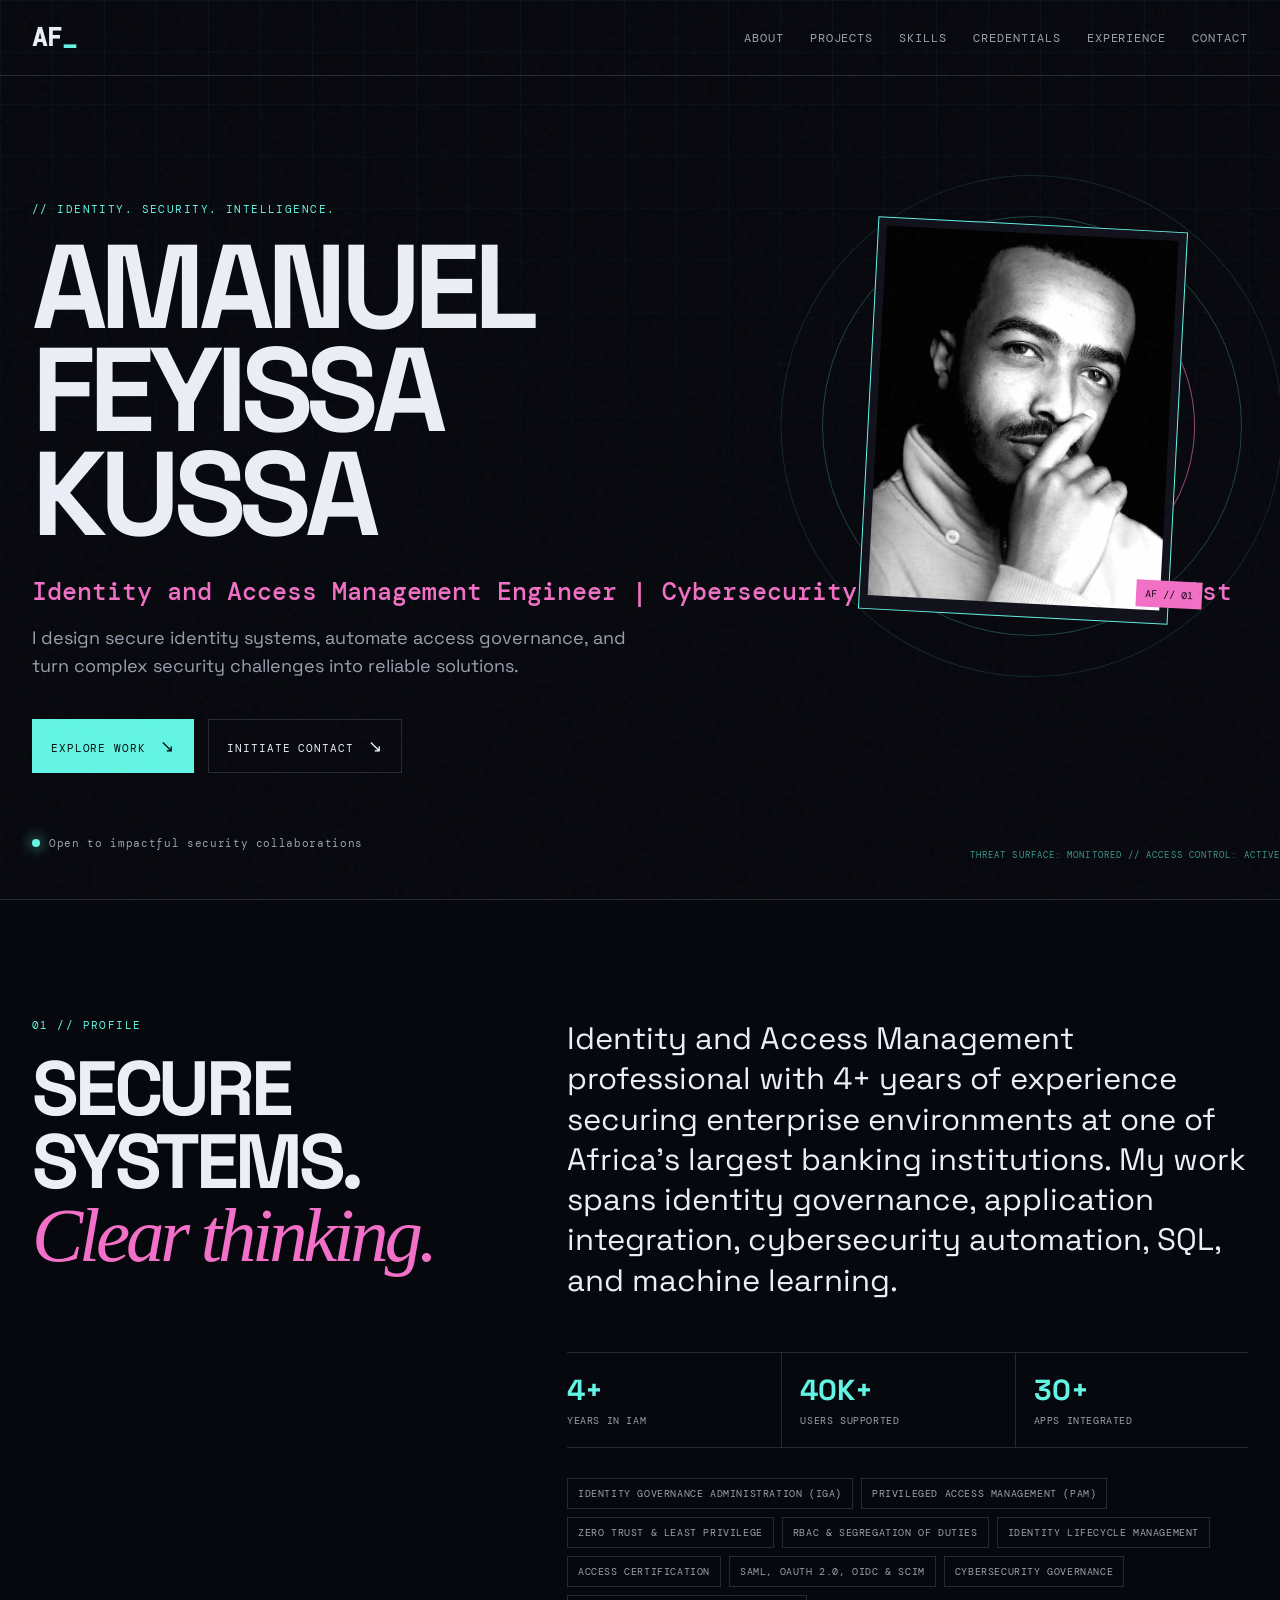
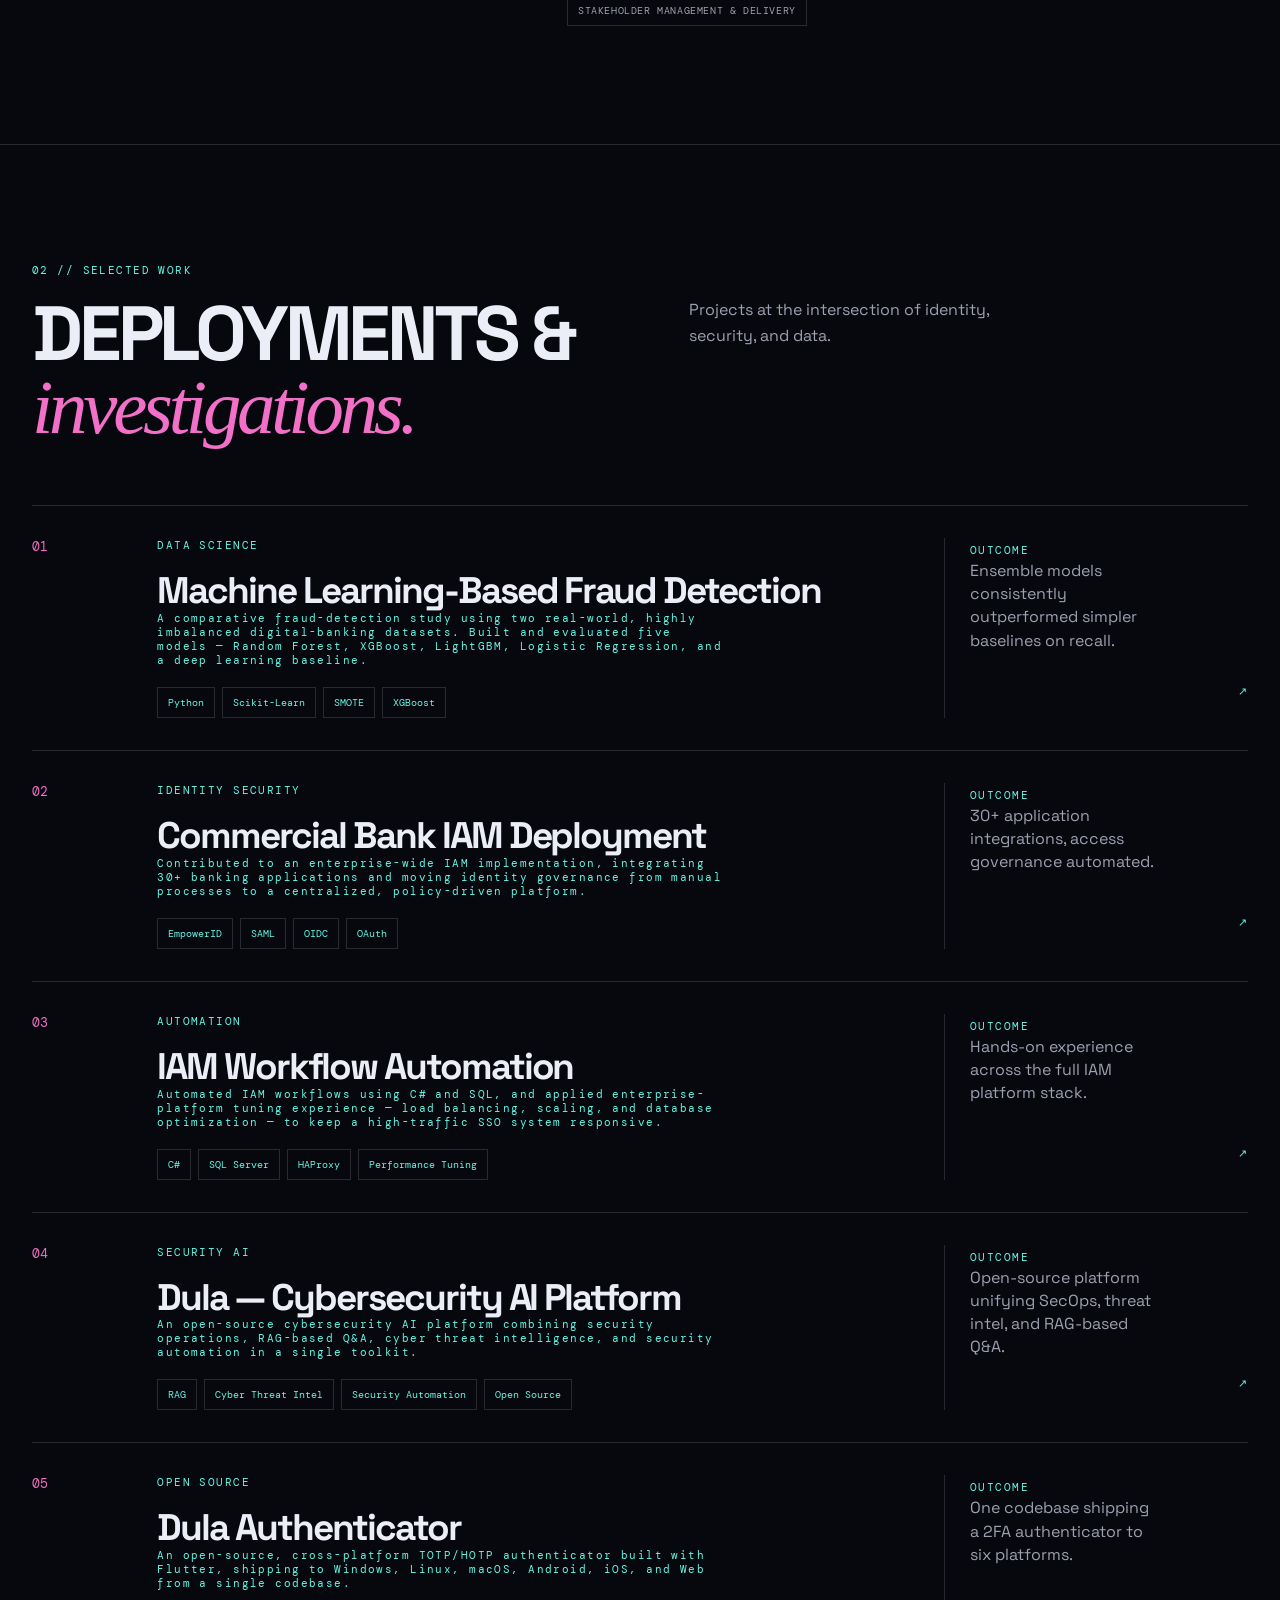
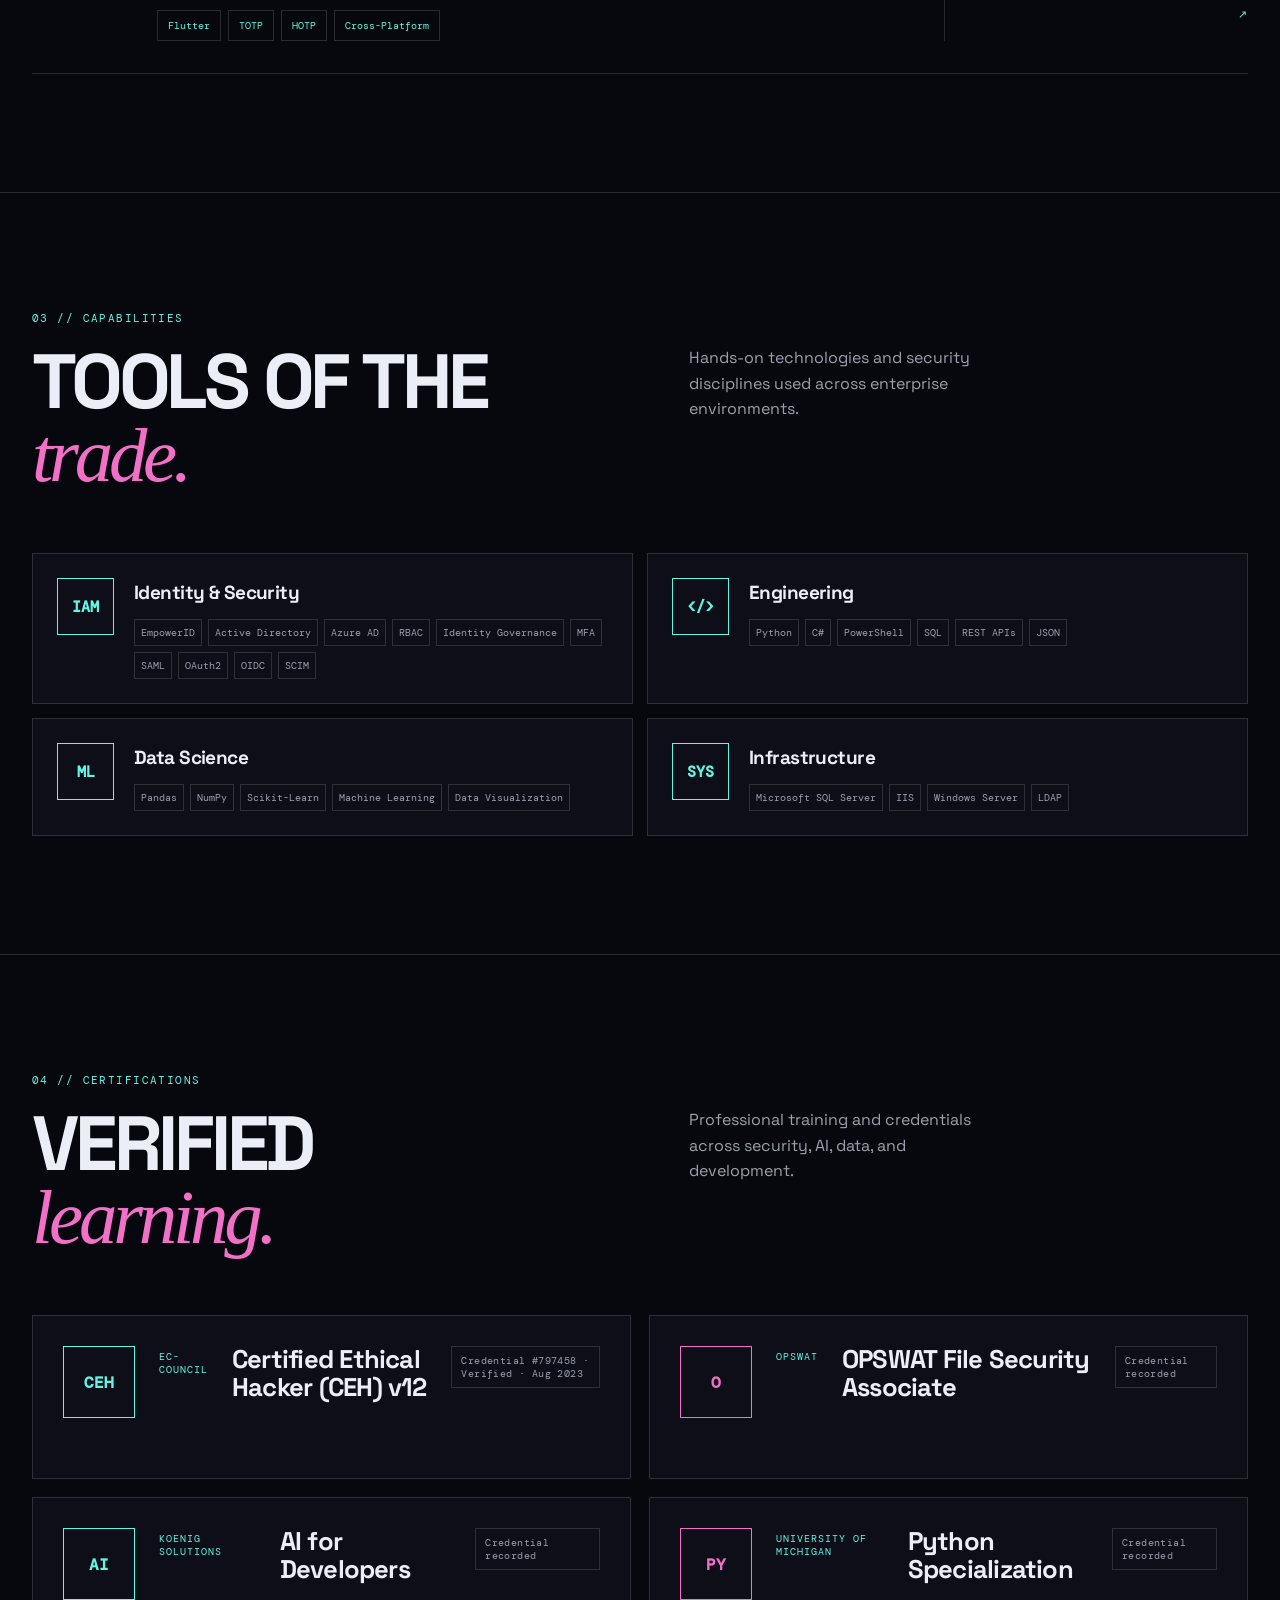
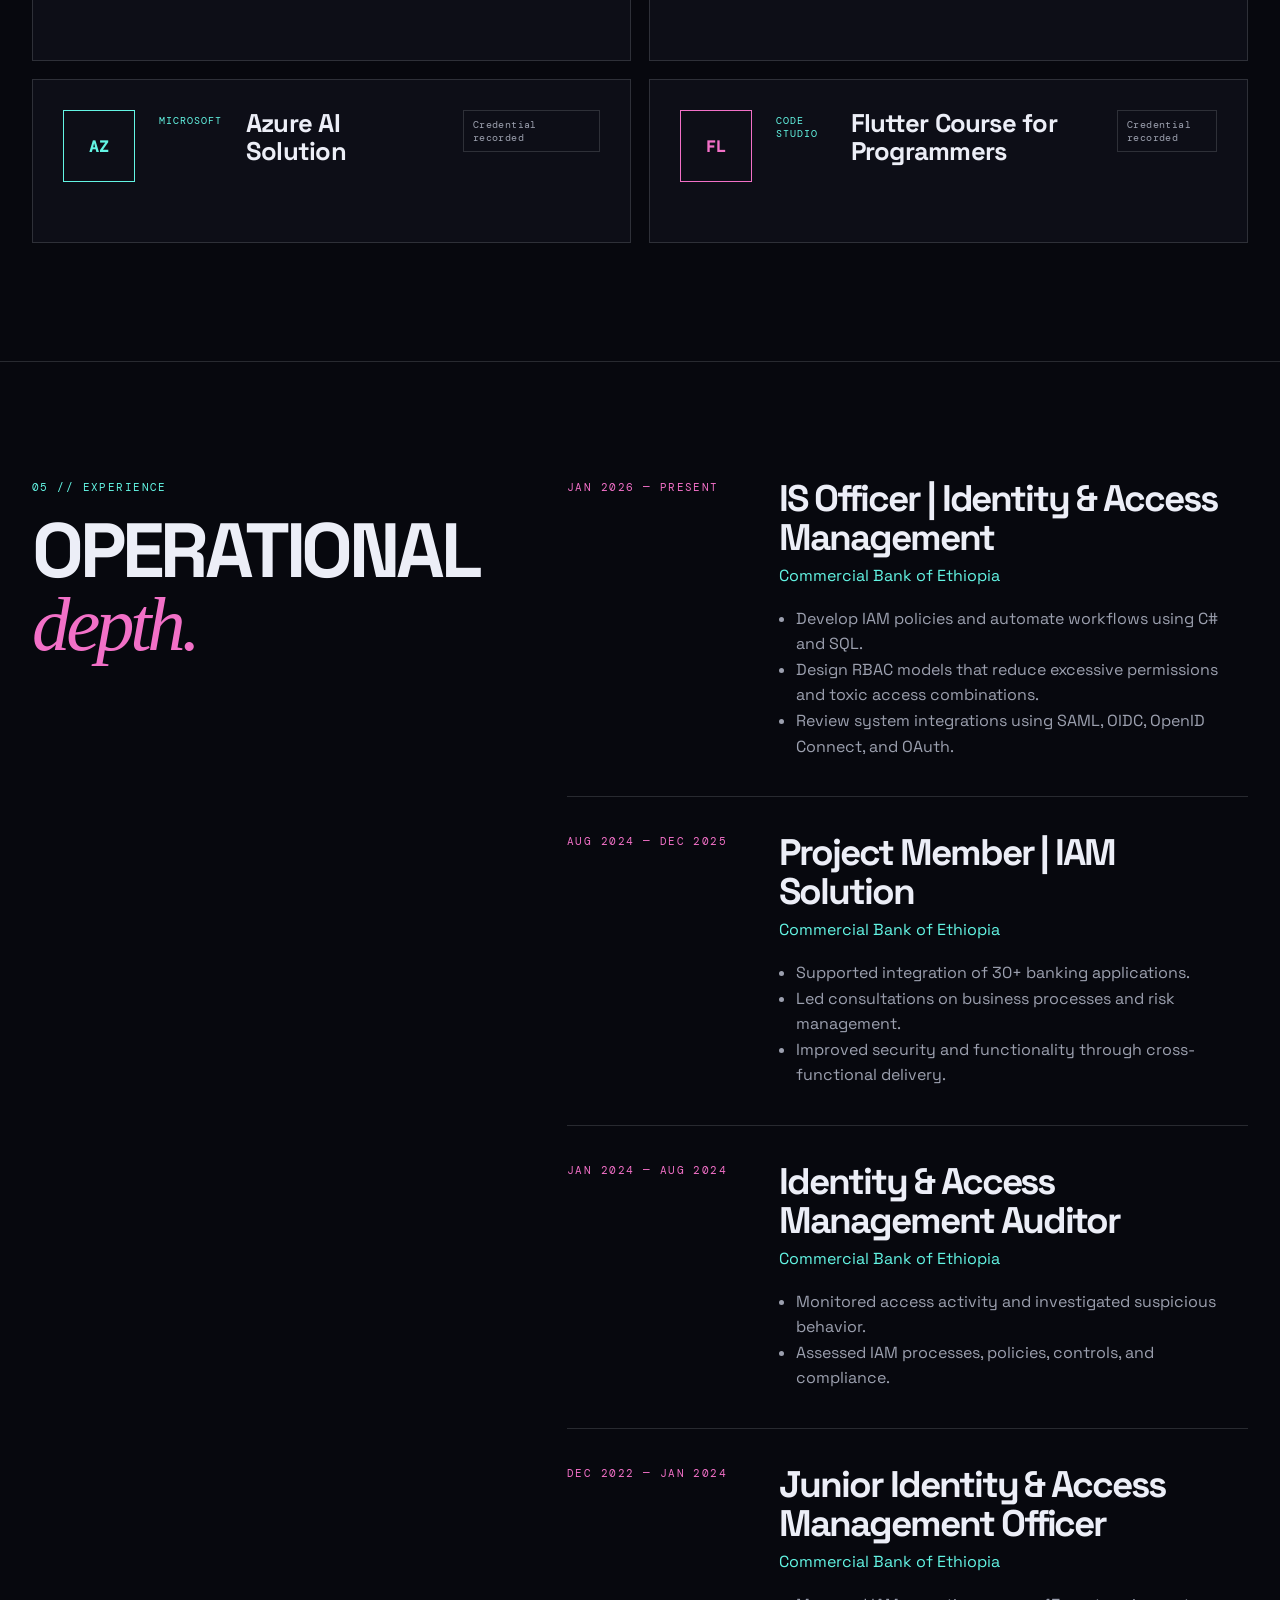
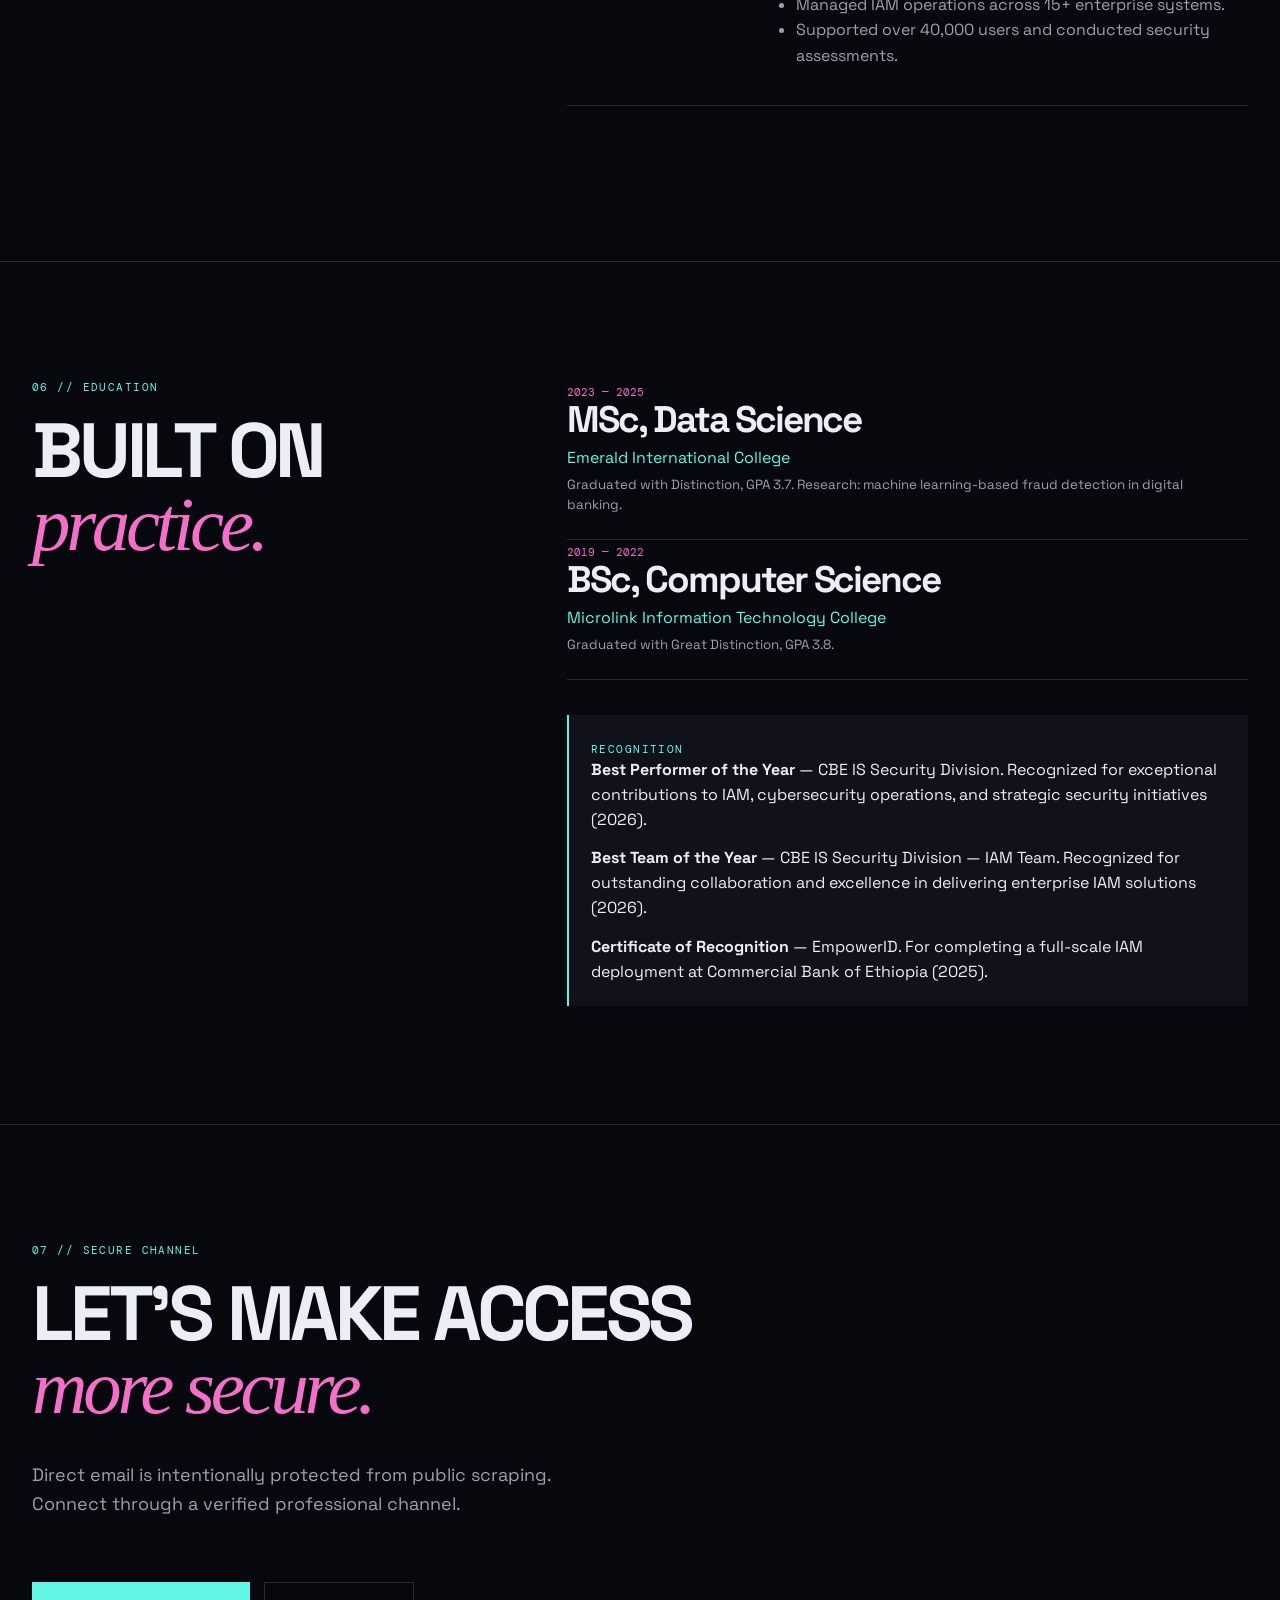
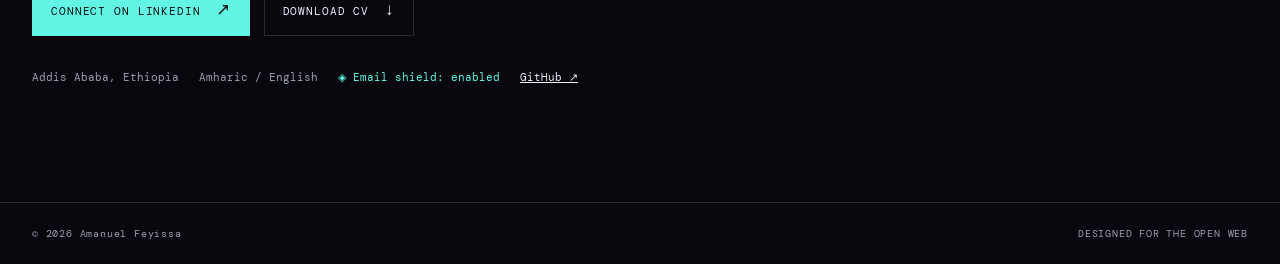
<file: portfolio-site/index.html>
<!doctype html>
<html lang="en">
  <head>
    <meta charset="UTF-8" />
    <meta name="viewport" content="width=device-width, initial-scale=1.0" />
    <meta name="description" content="Amanuel Feyissa Kussa is an Identity and Access Management Engineer, cybersecurity analyst, and data scientist specializing in IGA, PAM, RBAC, Zero Trust, SAML, OIDC, OAuth, and banking security." />
    <meta name="keywords" content="Amanuel Feyissa, IAM specialist Ethiopia, Identity and Access Management Engineer, cybersecurity analyst Addis Ababa, IGA, PAM, RBAC, Zero Trust, SAML, OIDC, OAuth, data scientist, banking cybersecurity" />
    <meta name="robots" content="index, follow" />
    <link rel="canonical" href="https://amanuelfeyissa.kussa.workers.dev/" />
    <meta property="og:title" content="Amanuel Feyissa | IAM & Cybersecurity" />
    <meta property="og:description" content="Identity security, cybersecurity automation, and data science for secure enterprise systems." />
    <meta property="og:type" content="website" />
    <meta property="og:image" content="https://amanuelfeyissa.kussa.workers.dev/assets/profile-amanuelfeyissa.jpg" />
    <meta name="theme-color" content="#07080e" />
    <link rel="icon" type="image/jpeg" href="assets/logo.jpg" />
    <link rel="apple-touch-icon" href="assets/logo.jpg" />
    <title>Amanuel Feyissa | IAM, Cybersecurity & Data Science</title>
    <link rel="preconnect" href="https://fonts.googleapis.com" />
    <link rel="preconnect" href="https://fonts.gstatic.com" crossorigin />
    <link href="https://fonts.googleapis.com/css2?family=DM+Mono:wght@400;500&family=Space+Grotesk:wght@400;500;600;700&display=optional" rel="stylesheet" />
    <link rel="stylesheet" href="styles.css" />
    <link rel="stylesheet" href="styles-add.css" />
    <link rel="stylesheet" href="styles-animations.css" />
    <link rel="stylesheet" href="styles-certifications.css" />
    <script type="application/ld+json">{"@context":"https://schema.org","@type":"Person","name":"Amanuel Feyissa Kussa","jobTitle":"Identity and Access Management Engineer","description":"Identity and Access Management Engineer, cybersecurity analyst, and data scientist specializing in IGA, PAM, RBAC, Zero Trust, SAML, OIDC, OAuth, and enterprise banking security.","url":"https://amanuelfeyissa.kussa.workers.dev/","image":"https://amanuelfeyissa.kussa.workers.dev/assets/profile-amanuelfeyissa.jpg","address":{"@type":"PostalAddress","addressLocality":"Addis Ababa","addressCountry":"ET"},"knowsAbout":["Identity and Access Management","Identity Governance","Privileged Access Management","Cybersecurity","RBAC","Zero Trust","SAML","OIDC","OAuth","Machine Learning"]}</script>
  </head>
  <body>
    <div class="noise" aria-hidden="true"></div><div class="grid" aria-hidden="true"></div>
    <header class="nav"><a class="brand" href="#top" aria-label="AF_ — home">AF<span>_</span></a><button class="menu-button" aria-expanded="false" aria-controls="nav-links">MENU</button><nav id="nav-links"><a href="#about">About</a><a href="#work">Projects</a><a href="#skills">Skills</a><a href="#certifications">Credentials</a><a href="#experience">Experience</a><a href="#contact">Contact</a></nav></header>
    <main id="top">
      <section class="hero section"><p class="eyebrow">// IDENTITY. SECURITY. INTELLIGENCE.</p><h1 data-person-name></h1><p class="hero-role" data-role></p><p class="hero-copy" data-intro></p><div class="hero-actions"><a href="#work" class="button primary">Explore work <span>↘</span></a><a href="#contact" class="button">Initiate contact <span>↘</span></a></div><p class="status"><i></i><span data-availability></span></p><div class="portrait-frame"><img src="assets/profile-amanuelfeyissa.jpg" alt="Portrait of Amanuel Feyissa Kussa" /><span>AF // 01</span></div><div class="hero-orb" aria-hidden="true"><span></span><span></span><span></span></div></section>
      <section id="about" class="section about"><div class="section-heading"><p class="eyebrow">01 // PROFILE</p><h2>Secure systems.<br><em>Clear thinking.</em></h2></div><div class="about-content"><p class="large-copy" data-summary></p><div class="stats" id="stats"></div><div class="strengths" id="strengths"></div></div></section>
      <section id="work" class="section"><div class="section-heading wide"><p class="eyebrow">02 // SELECTED WORK</p><h2>Deployments &<br><em>investigations.</em></h2><p>Projects at the intersection of identity, security, and data.</p></div><div class="project-list" id="projects"></div></section>
      <section id="skills" class="section"><div class="section-heading wide"><p class="eyebrow">03 // CAPABILITIES</p><h2>Tools of the<br><em>trade.</em></h2><p>Hands-on technologies and security disciplines used across enterprise environments.</p></div><div id="skills-grid" class="skills-grid"></div></section>
      <section id="certifications" class="section"><div class="section-heading wide"><p class="eyebrow">04 // CERTIFICATIONS</p><h2>Verified<br><em>learning.</em></h2><p>Professional training and credentials across security, AI, data, and development.</p></div><div class="certification-grid" id="certifications-grid"></div></section>
      <section id="experience" class="section experience"><div class="section-heading"><p class="eyebrow">05 // EXPERIENCE</p><h2>Operational<br><em>depth.</em></h2></div><div class="timeline" id="experience-list"></div></section>
      <section class="section credentials"><div><p class="eyebrow">06 // EDUCATION</p><h2>Built on<br><em>practice.</em></h2></div><div class="credentials-content"><div id="education"></div><div class="recognition"><span>RECOGNITION</span><div id="recognition-list"></div></div></div></section>
      <section id="contact" class="section contact"><p class="eyebrow">07 // SECURE CHANNEL</p><h2>Let's make access<br><em>more secure.</em></h2><p class="secure-contact-copy">Direct email is intentionally protected from public scraping. Connect through a verified professional channel.</p><div class="hero-actions"><a class="button primary protected-link" data-linkedin target="_blank" rel="noreferrer">Connect on LinkedIn <span>↗</span></a><a class="button" href="assets/Amanuel_Feyissa_Kussa_CV_Sept_2026.pdf" download>Download CV <span>↓</span></a></div><div class="contact-meta"><span data-location></span><span data-languages></span><span class="shield">◈ Email shield: enabled</span><a data-github target="_blank" rel="noreferrer">GitHub ↗</a></div></section>
    </main>
    <footer><span>© <span id="year"></span> <span data-short-name></span></span><span>DESIGNED FOR THE OPEN WEB</span></footer>
    <script src="content.js"></script><script src="script.js"></script>
  </body>
</html>
</file>
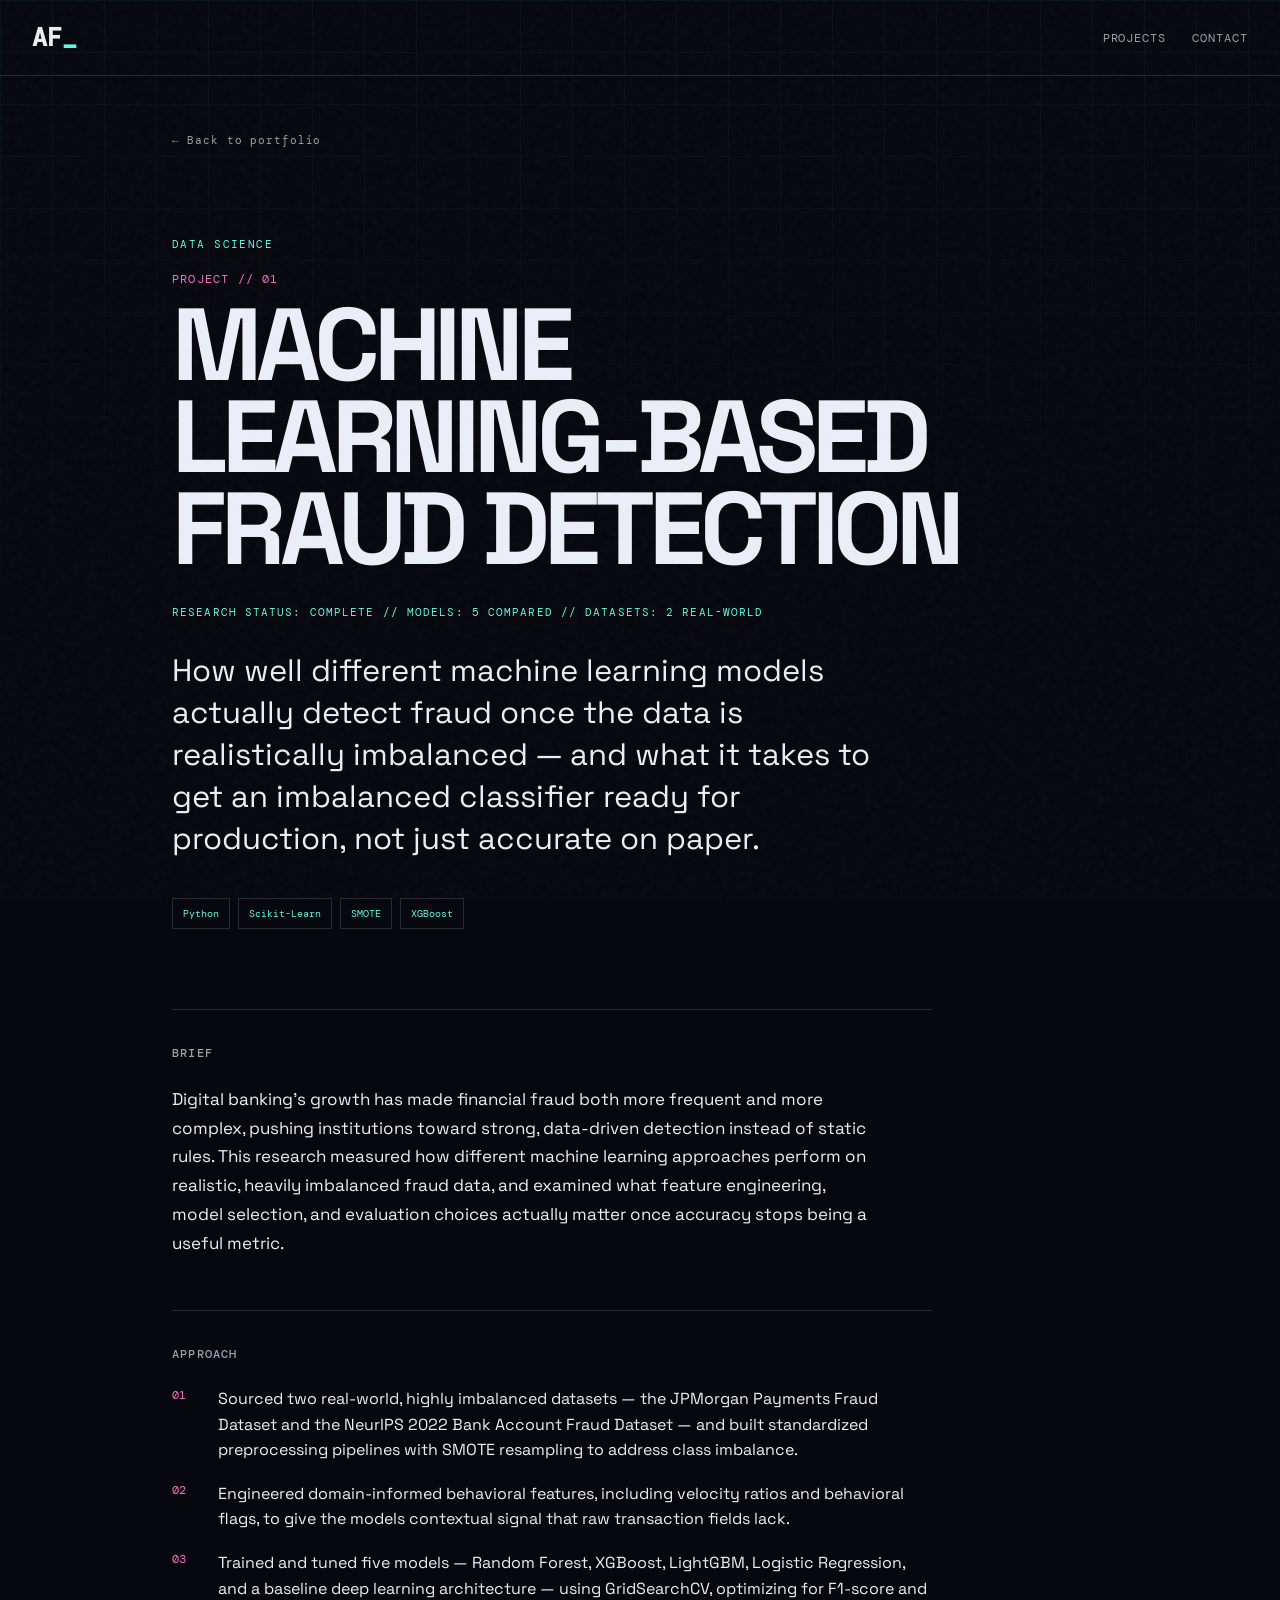
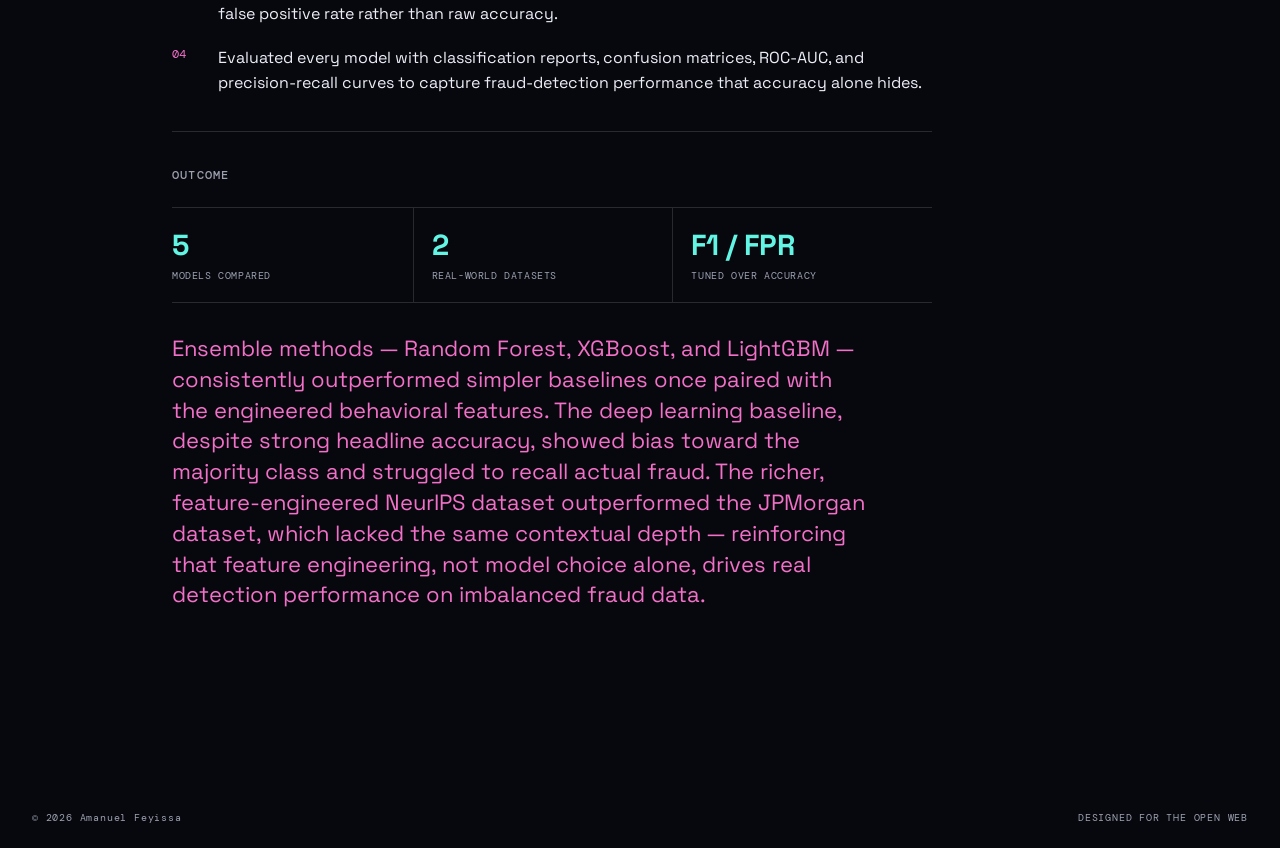
<file: portfolio-site/project.html>
<!doctype html>
<html lang="en">
  <head>
    <meta charset="UTF-8" />
    <meta name="viewport" content="width=device-width, initial-scale=1.0" />
    <meta name="description" content="Case study from Amanuel Feyissa Kussa — identity and access management deployments, IAM automation, and applied machine learning for fraud detection." />
    <meta name="theme-color" content="#07080e" />
    <link rel="canonical" id="project-canonical" href="https://amanuelfeyissa.kussa.workers.dev/project.html" />
    <link rel="icon" type="image/jpeg" href="assets/logo.jpg" />
    <title>Project | Amanuel Feyissa</title>
    <link rel="preconnect" href="https://fonts.googleapis.com" />
    <link rel="preconnect" href="https://fonts.gstatic.com" crossorigin />
    <link href="https://fonts.googleapis.com/css2?family=DM+Mono:wght@400;500&family=Space+Grotesk:wght@400;500;600;700&display=optional" rel="stylesheet" />
    <link rel="stylesheet" href="styles.css" />
    <link rel="stylesheet" href="styles-add.css" />
    <link rel="stylesheet" href="styles-project.css" />
  </head>
  <body>
    <div class="noise" aria-hidden="true"></div>
    <div class="grid" aria-hidden="true"></div>
    <header class="nav"><a class="brand" href="index.html#top" aria-label="AF_ — home">AF<span>_</span></a><div class="mini-nav"><a href="index.html#work">Projects</a><a href="index.html#contact">Contact</a></div></header>
    <main class="detail-wrap">
      <a class="back-link" href="index.html#work">← Back to portfolio</a>
      <p class="eyebrow" id="project-category"></p>
      <p class="project-number" id="project-number"></p>
      <h1 id="project-title"></h1>
      <p class="status-line" id="project-status"></p>
      <p class="detail-intro" id="project-intro"></p>
      <div class="detail-tags" id="project-tags"></div>

      <section class="detail-section">
        <h2>Brief</h2>
        <p id="project-brief"></p>
      </section>

      <section class="detail-section">
        <h2 id="project-approach-heading">Approach</h2>
        <ul class="approach-list" id="project-approach"></ul>
      </section>

      <section class="detail-section outcome">
        <h2>Outcome</h2>
        <div class="stats" id="project-stats"></div>
        <p id="project-outcome"></p>
      </section>
    </main>
    <footer><span>© <span id="year"></span> <span data-short-name></span></span><span>DESIGNED FOR THE OPEN WEB</span></footer>
    <script src="content.js"></script>
    <script src="project-detail.js"></script>
  </body>
</html>
</file>
<file: portfolio-site/styles.css>
:root{--bg:#07080e;--panel:#10111a;--text:#eceef7;--muted:#9ca0af;--cyan:#63f5e4;--pink:#f270c7;--line:rgba(236,238,247,.15)}*{box-sizing:border-box}html{scroll-behavior:smooth}body{margin:0;background:var(--bg);color:var(--text);font-family:'Space Grotesk',sans-serif;overflow-x:hidden}.noise,.grid{position:fixed;inset:0;pointer-events:none}.grid{z-index:-2;background-image:linear-gradient(rgba(99,245,228,.045) 1px,transparent 1px),linear-gradient(90deg,rgba(99,245,228,.045) 1px,transparent 1px);background-size:52px 52px;mask-image:linear-gradient(to bottom,black,transparent 75%)}.noise{z-index:3;opacity:.035;background-image:url("data:image/svg+xml,%3Csvg viewBox='0 0 180 180' xmlns='http://www.w3.org/2000/svg'%3E%3Cfilter id='n'%3E%3CfeTurbulence type='fractalNoise' baseFrequency='.8' numOctaves='3' stitchTiles='stitch'/%3E%3C/filter%3E%3Crect width='100%25' height='100%25' filter='url(%23n)' opacity='.8'/%3E%3C/svg%3E")}.nav{height:76px;display:flex;justify-content:space-between;align-items:center;max-width:1280px;margin:auto;padding:0 32px;border-bottom:1px solid var(--line)}.brand{font:bold 25px 'DM Mono',monospace;color:var(--text);text-decoration:none}.brand span{color:var(--cyan)}nav{display:flex;gap:26px}nav a,.menu-button{font:12px 'DM Mono',monospace;letter-spacing:.08em;text-transform:uppercase;color:var(--muted);text-decoration:none}nav a:hover{color:var(--cyan)}.menu-button{display:none;background:transparent;border:0}.section{max-width:1280px;margin:auto;padding:118px 32px;border-bottom:1px solid var(--line)}.hero{min-height:calc(100vh - 76px);position:relative;display:flex;justify-content:center;flex-direction:column}.eyebrow,.project-main>p,.project-result>span,.recognition>span,.certs>span,.period{font:11px 'DM Mono',monospace;letter-spacing:.13em;color:var(--cyan);margin:0 0 20px}.hero h1,h2,h3{margin:0;letter-spacing:-.055em}.hero h1{max-width:min(900px,58%);font-size:clamp(52px,9.3vw,132px);line-height:.87;text-transform:uppercase}.hero-role{font:500 clamp(17px,2.25vw,25px) 'DM Mono',monospace;color:var(--pink);margin:28px 0 16px}.hero-copy{font-size:18px;line-height:1.6;color:var(--muted);max-width:600px;margin:0}.hero-actions{display:flex;gap:14px;margin-top:38px}.button{border:1px solid var(--line);padding:15px 18px;color:var(--text);text-decoration:none;text-transform:uppercase;font:11px 'DM Mono',monospace;letter-spacing:.08em;transition:.2s}.button:hover{border-color:var(--cyan);color:var(--cyan)}.button.primary{background:var(--cyan);border-color:var(--cyan);color:#06100f}.button span{font-size:17px;margin-left:7px}.status{position:absolute;bottom:38px;font:11px 'DM Mono',monospace;color:var(--muted);letter-spacing:.06em}.status i{display:inline-block;width:8px;height:8px;background:var(--cyan);border-radius:50%;margin-right:9px;box-shadow:0 0 14px var(--cyan)}.hero-orb{position:absolute;right:5%;top:22%;width:min(31vw,390px);aspect-ratio:1;border:1px solid rgba(99,245,228,.25);border-radius:50%;animation:spin 30s linear infinite}.hero-orb:before,.hero-orb:after,.hero-orb span{content:'';position:absolute;inset:11%;border:1px solid rgba(242,112,199,.25);border-radius:50%;transform:rotate(52deg)}.hero-orb:after{inset:27%;border-color:var(--cyan);box-shadow:0 0 70px rgba(99,245,228,.13)}.hero-orb span:first-child{inset:-10%;border-color:rgba(99,245,228,.13);transform:rotate(75deg)}@keyframes spin{to{transform:rotate(360deg)}}h2{font-size:clamp(39px,6vw,78px);line-height:.95;text-transform:uppercase}h2 em{font-family:Georgia,serif;font-weight:400;color:var(--pink);text-transform:none}.about,.experience,.credentials{display:grid;grid-template-columns:minmax(230px,36%) 1fr;gap:8%}.large-copy{font-size:clamp(20px,2.5vw,31px);line-height:1.3;margin:0 0 52px}.stats{display:flex;border-block:1px solid var(--line);margin-bottom:30px}.stats div{flex:1;padding:18px 10px 18px 0}.stats div+div{border-left:1px solid var(--line);padding-left:18px}.stats strong{display:block;font-size:29px;color:var(--cyan)}.stats span,.strengths span{font:10px 'DM Mono',monospace;letter-spacing:.06em;color:var(--muted);text-transform:uppercase}.strengths{display:flex;flex-wrap:wrap;gap:8px}.strengths span,.tags span{border:1px solid var(--line);padding:8px 10px}.section-heading.wide{display:grid;grid-template-columns:1fr 1fr;column-gap:8%;margin-bottom:60px}.section-heading.wide .eyebrow{grid-column:1/-1}.section-heading.wide>p:last-child{color:var(--muted);line-height:1.6;max-width:300px;margin:0}.project{display:grid;grid-template-columns:8% 1fr 25%;gap:28px;padding:32px 0;border-top:1px solid var(--line)}.project:last-child{border-bottom:1px solid var(--line)}.project-id{font:13px 'DM Mono',monospace;color:var(--pink)}.project h3,.job h3,.education-item h3{font-size:clamp(23px,3vw,37px);line-height:1.05}.project-description{color:var(--muted);max-width:570px;line-height:1.55}.tags{display:flex;flex-wrap:wrap;gap:7px}.tags span{font:10px 'DM Mono',monospace;color:var(--cyan)}.project-result{border-left:1px solid var(--line);padding-left:25px;position:relative}.project-result p{color:var(--muted);line-height:1.45;margin:0;max-width:190px}.project-result a{position:absolute;right:0;bottom:0;font-size:28px;color:var(--text);text-decoration:none}.job{display:grid;grid-template-columns:180px 1fr;gap:32px;padding:0 0 37px;margin-bottom:37px;border-bottom:1px solid var(--line)}.job .period{color:var(--pink)}.company{color:var(--cyan);margin:7px 0 20px}.job ul{color:var(--muted);padding-left:17px;line-height:1.6;margin:0}.credentials-content{display:grid;gap:35px}.education-item{padding-bottom:24px;border-bottom:1px solid var(--line)}.education-item span{font:11px 'DM Mono',monospace;color:var(--pink)}.education-item p{color:var(--cyan);margin:7px 0}.education-item small{display:block;color:var(--muted);line-height:1.5;max-width:650px}.recognition,.certs{padding:22px;background:var(--panel);border-left:2px solid var(--cyan)}.recognition p{margin:0;line-height:1.55}.certs{border-color:var(--pink)}.certs ul{padding-left:17px;color:var(--muted);line-height:1.7;margin:0}.contact{min-height:70vh;display:flex;flex-direction:column;justify-content:center}.contact h2{margin-bottom:36px}.email{font-size:clamp(17px,2.8vw,35px);color:var(--cyan);text-decoration:none;overflow-wrap:anywhere}.email:hover{color:var(--pink)}.contact-meta{display:flex;gap:20px;flex-wrap:wrap;margin-top:34px;font:11px 'DM Mono',monospace;color:var(--muted)}.contact-meta a{color:var(--text)}footer{max-width:1280px;margin:auto;padding:24px 32px;display:flex;justify-content:space-between;color:var(--muted);font:10px 'DM Mono',monospace;letter-spacing:.08em}@media(max-width:700px){.nav,.section,footer{padding-left:20px;padding-right:20px}.section{padding-top:78px;padding-bottom:78px}.hero{min-height:720px}.hero-orb{width:220px;right:-42px;top:14%;opacity:.6}.menu-button{display:block}nav{display:none;position:absolute;top:76px;left:0;right:0;padding:20px;background:#0c0d14;border-bottom:1px solid var(--line);flex-direction:column;z-index:5}nav.open{display:flex}.about,.experience,.credentials{grid-template-columns:1fr;gap:45px}.section-heading.wide{display:block;margin-bottom:43px}.section-heading.wide h2{margin-bottom:20px}.project{grid-template-columns:42px 1fr;gap:14px}.project-result{grid-column:2;border:0;border-top:1px solid var(--line);padding:15px 35px 0 0}.job{grid-template-columns:1fr;gap:8px;padding-bottom:27px;margin-bottom:27px}.job .period{margin:0}.hero-actions{flex-wrap:wrap}.status{bottom:24px}footer{gap:11px;flex-direction:column}.stats strong{font-size:23px}}@media(prefers-reduced-motion:reduce){html{scroll-behavior:auto}.hero-orb{animation:none}}
</file>
<file: portfolio-site/styles-add.css>
a.project{text-decoration:none;color:inherit;transition:background .2s}a.project:hover{background:rgba(99,245,228,.03)}a.project:hover .project-arrow{color:var(--cyan)}.project-arrow{position:absolute;right:0;bottom:0;font-size:28px;color:var(--text)}.portrait-frame{position:absolute;right:8%;top:18%;z-index:1;width:min(25vw,310px);aspect-ratio:4/5;border:1px solid var(--cyan);padding:8px;background:var(--panel);transform:rotate(3deg)}.portrait-frame img{width:100%;height:100%;object-fit:cover;object-position:center 20%;filter:grayscale(1) contrast(1.18)}.portrait-frame span{position:absolute;right:-34px;bottom:16px;background:var(--pink);color:#160411;padding:7px 9px;font:10px 'DM Mono',monospace}.hero-orb{right:3%;top:17%;width:min(35vw,420px)}.skills-grid,.certification-grid{display:grid;grid-template-columns:repeat(2,1fr);gap:14px}.skill-card,.cert-card{background:rgba(16,17,26,.78);border:1px solid var(--line);padding:24px;display:flex;gap:20px;transition:transform .2s,border-color .2s}.skill-card:hover,.cert-card:hover{transform:translateY(-4px);border-color:var(--cyan)}.skill-mark,.cert-mark{display:grid;place-items:center;flex:0 0 57px;height:57px;border:1px solid var(--cyan);color:var(--cyan);font:600 15px 'DM Mono',monospace}.skill-card h3,.cert-card h3{font-size:19px;letter-spacing:-.03em;margin:2px 0 14px}.skill-items{display:flex;flex-wrap:wrap;gap:6px}.skill-items span{font:10px 'DM Mono',monospace;color:var(--muted);border:1px solid var(--line);padding:6px}.certification-grid{grid-template-columns:repeat(3,1fr)}.cert-card{display:block;min-height:190px}.cert-card p{font:10px 'DM Mono',monospace;letter-spacing:.08em;color:var(--cyan);margin:25px 0 9px}.cert-card span{font:10px 'DM Mono',monospace;color:var(--muted)}@media(max-width:700px){.portrait-frame{position:relative;width:180px;right:auto;top:auto;margin:32px auto 0;opacity:1}.hero-orb{display:none}.skills-grid,.certification-grid{grid-template-columns:1fr}}
</file>
<file: portfolio-site/styles-animations.css>
.secure-contact-copy{max-width:530px;color:var(--muted);font-size:18px;line-height:1.6;margin:0 0 25px}.protected-link{align-self:flex-start}.shield{color:var(--cyan)}.hero:after{content:'THREAT SURFACE: MONITORED // ACCESS CONTROL: ACTIVE';position:absolute;right:0;bottom:38px;color:rgba(99,245,228,.6);font:9px 'DM Mono',monospace;letter-spacing:.12em;animation:signal 2.8s steps(2) infinite}.reveal{opacity:0;transform:translateY(28px);transition:opacity .65s ease,transform .65s ease}.reveal.is-visible{opacity:1;transform:none}.skill-card,.cert-card{position:relative;overflow:hidden}.skill-card:before,.cert-card:before{content:'';position:absolute;inset:0;background:linear-gradient(120deg,transparent 30%,rgba(99,245,228,.08),transparent 65%);transform:translateX(-110%);transition:transform .55s ease}.skill-card:hover:before,.cert-card:hover:before{transform:translateX(110%)}.cert-card .cert-mark{border-color:var(--pink);color:var(--pink)}.cert-card:nth-child(even) .cert-mark{border-color:var(--cyan);color:var(--cyan)}@keyframes signal{50%{opacity:.22;color:var(--pink)}}@media(max-width:700px){.hero:after{left:20px;right:auto;bottom:60px;font-size:8px}.secure-contact-copy{font-size:16px}}@media(prefers-reduced-motion:reduce){.hero:after{animation:none}.reveal{opacity:1;transform:none;transition:none}.skill-card:before,.cert-card:before{display:none}}
</file>
<file: portfolio-site/styles-certifications.css>
/* Certifications: matched to the Skills panel design. */
.certification-grid{grid-template-columns:repeat(2,minmax(0,1fr));gap:18px}
.cert-card{color:inherit;text-decoration:none;cursor:pointer}
.recognition .award{margin:0}
.recognition .award + .award{margin-top:14px}.cert-card{min-height:164px;display:flex;align-items:flex-start;gap:24px;padding:30px;background:rgba(16,17,26,.78);border:1px solid var(--line)}.cert-card .cert-mark{width:72px;height:72px;flex:0 0 72px;margin:0;border-color:var(--cyan);color:var(--cyan);font-size:16px}.cert-card:nth-child(even) .cert-mark{border-color:var(--pink);color:var(--pink)}.cert-card p{margin:4px 0 9px;font:10px 'DM Mono',monospace;letter-spacing:.1em;color:var(--cyan);text-transform:uppercase}.cert-card h3{font-size:clamp(21px,2vw,28px);line-height:1.08;margin:0 0 15px}.cert-card span{display:inline-block;border:1px solid var(--line);padding:7px 9px;font:10px 'DM Mono',monospace;color:var(--muted);letter-spacing:.04em}.cert-card:hover .cert-mark{box-shadow:0 0 25px rgba(99,245,228,.24)}.cert-card:nth-child(even):hover .cert-mark{box-shadow:0 0 25px rgba(242,112,199,.24)}@media(max-width:700px){.certification-grid{grid-template-columns:1fr;gap:14px}.cert-card{min-height:0;padding:22px;gap:18px}.cert-card .cert-mark{width:60px;height:60px;flex-basis:60px;font-size:14px}.cert-card h3{font-size:20px}}
</file>
<file: portfolio-site/styles-project.css>
.mini-nav{display:flex;gap:26px}.mini-nav a{font:12px 'DM Mono',monospace;letter-spacing:.08em;text-transform:uppercase;color:var(--muted);text-decoration:none}.mini-nav a:hover{color:var(--cyan)}
.detail-wrap{max-width:1000px;margin:auto;padding:52px 32px 120px}.back-link{display:inline-block;margin-bottom:90px;color:var(--muted);font:11px 'DM Mono',monospace;letter-spacing:.08em;text-decoration:none}.back-link:hover{color:var(--cyan)}.project-number{font:12px 'DM Mono',monospace;color:var(--pink);letter-spacing:.1em}.detail-wrap h1{max-width:850px;font-size:clamp(48px,8vw,105px);line-height:.9;text-transform:uppercase;margin:10px 0 30px;letter-spacing:-.06em}.status-line{font:11px 'DM Mono',monospace;letter-spacing:.1em;color:var(--cyan);margin:0 0 26px}.detail-intro{max-width:720px;font-size:clamp(20px,3vw,31px);line-height:1.35;color:var(--text)}.detail-tags{display:flex;flex-wrap:wrap;gap:8px;margin:38px 0 80px}.detail-tags span{padding:8px 10px;border:1px solid var(--line);font:10px 'DM Mono',monospace;color:var(--cyan)}.detail-section{max-width:760px;border-top:1px solid var(--line);padding:35px 0}.detail-section h2{margin-bottom:24px;font:500 12px 'DM Mono',monospace;letter-spacing:.1em;text-transform:uppercase;color:var(--muted)}.detail-section p{color:var(--text);font-size:17px;line-height:1.7;max-width:700px}.approach-list{list-style:none;margin:0;padding:0;display:grid;gap:18px}.approach-list.steps{counter-reset:step}.approach-list.steps li{position:relative;padding-left:46px;color:var(--text);font-size:16px;line-height:1.6}.approach-list.steps li:before{counter-increment:step;content:counter(step,decimal-leading-zero);position:absolute;left:0;top:1px;font:12px 'DM Mono',monospace;color:var(--pink)}.approach-list.capabilities{display:flex;flex-wrap:wrap;gap:12px}.approach-list.capabilities li{flex:1 1 280px;border:1px solid var(--line);padding:16px 18px;color:var(--muted);font-size:15px;line-height:1.55}.outcome .stats{margin-top:8px}.outcome>p:last-child{font-size:22px;line-height:1.4;color:var(--pink);max-width:700px}@media(max-width:700px){.detail-wrap{padding:32px 20px 80px}.back-link{margin-bottom:65px}}
</file>
